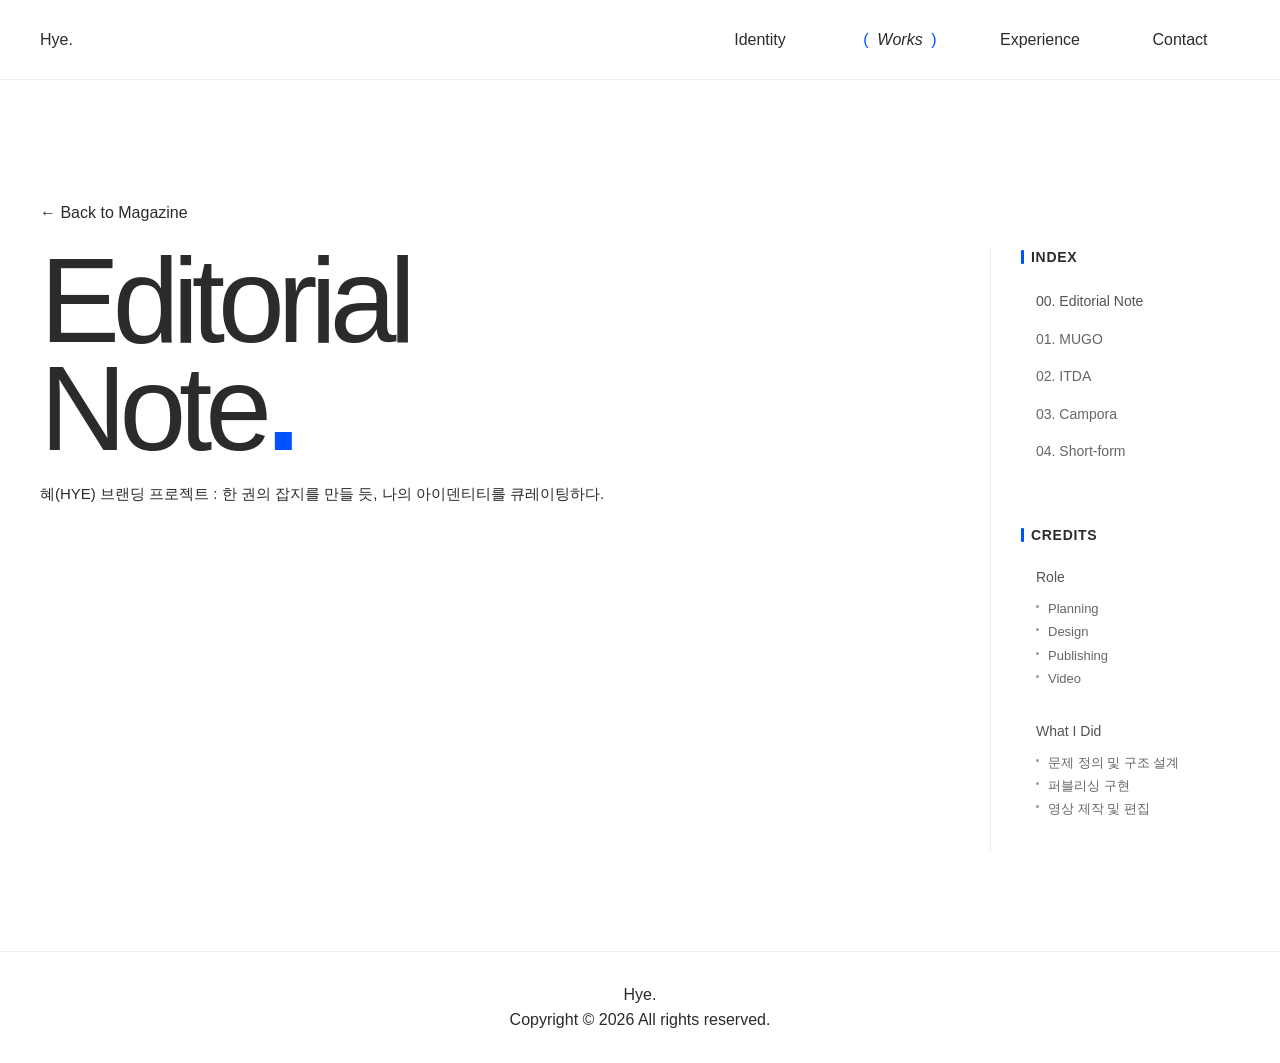
<file: works/editorial-note.html>
<!DOCTYPE html>
<html lang="ko">
<head>
    <meta charset="UTF-8">
    <meta name="viewport" content="width=device-width, initial-scale=1.0">
    <title>Hye : PORTFOLIO</title>
    <link rel="stylesheet" href="../assets/css/reset.css">
    <link rel="stylesheet" href="../assets/css/common.css">
    <link rel="stylesheet" href="../assets/css/works-common.css">
    <link rel="stylesheet" href="../assets/css/works-detail.css">
</head>
<body class="work-detail mugo">
    <!-- 헤더 -->
    <header id="main-header"></header>

    <main class="work-container">
        
        <nav class="work-nav">
            <a href="../index.html#editorial-note" class="back-link">← Back to Magazine</a>
        </nav>

        <div class="work-layout">
            
            <aside class="work-sidebar">
                <nav class="side-index">
                    <h4 class="side-title">Index</h4>
                    <ul>
                        <li><a href="./editorial-note.html" class="active">00. Editorial Note</a></li>
                        <li><a href="./mugo-app.html">01. MUGO</a></li>
                        <li><a href="./itda-landing.html">02. ITDA</a></li>
                        <li><a href="./campora-web.html">03. Campora</a></li>
                        <li><a href="./short-form.html">04. Short-form</a></li>
                    </ul>
                </nav>

                <div class="side-credits">
                    <h4 class="side-title">Credits</h4>
                    <dl>
                        <dt>Role</dt>
                        <dd>Planning</dd>
                        <dd>Design</dd>
                        <dd>Publishing</dd>
                        <dd>Video</dd>
                    </dl>
                    <dl>
                        <dt>What I Did</dt>
                        <dd>문제 정의 및 구조 설계</dd>
                        <dd>퍼블리싱 구현</dd>
                        <dd>영상 제작 및 편집</dd>
                    </dl>
                </div>
            </aside>

            <section class="work-content">
                <header class="content-header">
                    <h2 class="work-main-title">Editorial<br>Note<span>.</span></h2>
                    <p class="work-sub-title">혜(HYE) 브랜딩 프로젝트 : 한 권의 잡지를 만들 듯, 나의 아이덴티티를 큐레이팅하다.</p>
                </header>

                <article class="project-sections">

                </article>
            </section>

        </div>
    </main>

    <footer id="main-footer"></footer>

    <script src="../assets/script/include.js"></script>
</body>
</html>
</file>
<file: assets/css/common.css>
/* common 사이트 전체에서 반복되는 헤더와 중앙 정렬 컨테이너 설정 */

:root {
    --header-height: 80px; 
}
:root {
    --primary-color: #0052FF; 
}

body {
    padding-top: var(--header-height);
    font-family: 'Pretendard', sans-serif;
    color: #2B2B2B;
    line-height: 1.6;
}

/* 중앙 정렬 바구니 */
.container {
    max-width: 1200px;
    margin: 0 auto;
    /* padding: 0 40px; */
}

/* 헤더 설정 */
.header {
    width: 100%;
    height: var(--header-height);
    position: fixed; /* 상단 고정 */
    top: 0;
    left: 0;
    z-index: 1000;
    background-color: #fff;
    border-bottom: 1px solid #eee;
}
.header .container {
    height: 100%;
}

.nav-wrapper {
    display: flex;
    justify-content: space-between;
    align-items: center;
    height: 100%;
}

.nav-menu {
    display: flex;
    gap: 20px;
}

.nav-menu li {
    /* 메뉴 전체 너비 고정 (글자 수와 무관하게 간격 유지) */
    min-width: 120px; 
    display: flex;
    justify-content: center;
    text-align: center;
}

.nav-menu li a {
    position: relative;
    display: inline-block;
    text-decoration: none;
    color: #2B2B2B;
    font-weight: 400; /* 기본 두께 */
    font-size: 16px;
    transition: color 0.3s ease;
    
    /* 괄호가 움직일 수 있는 내부 여백 확보 */
    padding: 0 12px; 
}

/* 괄호 공통 설정 */
.nav-menu li a::before,
.nav-menu li a::after {
    position: absolute;
    top: 50%;
    opacity: 0;
    font-style: normal;
    font-weight: 500;
    color: var(--primary-color, blue);
    /* 베지어 곡선을 활용한 쫀득한 애니메이션 */
    transition: opacity 0.2s ease, transform 0.25s cubic-bezier(0.175, 0.885, 0.32, 1.275);
}

/* 괄호 초기 위치 (약간 바깥에서 대기) */
.nav-menu li a::before {
    content: "(";
    left: -5px; 
    transform: translateY(-50%);
}

.nav-menu li a::after {
    content: ")";
    right: -5px; 
    transform: translateY(-50%);
}

/* Active 상태: 이탤릭체로 변하면서 두께 조절 */
.nav-menu li a.active {
    font-style: italic;
    font-weight: 300; /* 요구하신 대로 가늘게 조정 */
}

/* Hover & Active 시 괄호 등장 (글자 쪽으로 찰싹!) */
.nav-menu li a:hover::before,
.nav-menu li a.active::before {
    opacity: 1;
    /* 왼쪽에서 오른쪽으로 3px 이동하며 글자에 밀착 */
    transform: translateY(-50%) translateX(3px); 
}

.nav-menu li a:hover::after,
.nav-menu li a.active::after {
    opacity: 1;
    /* 오른쪽에서 왼쪽으로 -3px 이동하며 글자에 밀착 */
    transform: translateY(-50%) translateX(-3px);
}




/* 섹션 타이틀 공통 스타일 */
.section-title {
    font-family: 'Pretendard', sans-serif;
    font-size: 120px;
    font-weight: 300;       /* Light */
    line-height: 1.1;
    letter-spacing: -0.06em; /* 자간 */
    margin-bottom: 20px;
    color: #2B2B2B; 
}

/* 마침표 */
.section-title .point {
    font-weight: 800;       /* ExtraBold */
    color: var(--primary-color);
    margin-left: 4px;
}

/* 📱 모바일 */
@media (max-width: 768px) {
    .section-title {
        font-size: 60px;    /* 모바일에서는 절반 정도*/
        margin-bottom: 30px;
    }
}


/* footer */
.footer{
    display: flex;
    justify-content: center;
    align-items: center;
    border-top: 1px solid #eee;
}
.footer-box{
    margin: 30px 0;
    text-align: center;
}

/* 등장 인터랙션 */
.reveal {
    opacity: 0;
    transform: translateY(30px);
    transition: all 0.8s ease-out;
  }
  .reveal.active {
    opacity: 1;
    transform: translateY(0);
  }
</file>
<file: assets/css/works-common.css>
/* [1] 상세페이지 전체 컨테이너 (1200px 중앙 정렬) */
.work-container {
    max-width: 1200px;
    margin: 0 auto;
    padding: 100px 0; 
}

.work-nav a{
    padding: 20px 0;
    display: block;
}

/* [2] 본문과 사이드바를 감싸는 레이아웃 박스 */
.work-layout {
    display: flex;
    flex-direction: row-reverse; 
    justify-content: space-between;
    align-items: flex-start; /* 사이드바가 본문 길이에 상관없이 상단 고정되게 */
    gap: 80px; 
}

/* [3] 사이드바 영역 (Index & Credits) */
.work-sidebar {
    width: 250px;
    flex-shrink: 0; 
    position: sticky;
    top: 140px; /* 헤더 높이를 고려해 상단에서 멈추는 위치 (헤더가 80px라면 +40px 여유) */
    max-height: calc(100vh - 160px); 
    overflow-y: auto;
    padding-left: 30px;
    border-left: 1px solid #eee;
}

.side-title {
    position: relative;
    font-size: 14px;
    padding-left: 10px;
    font-weight: 600;
    color: #2B2B2B;
    margin-bottom: 20px;
    text-transform: uppercase; /* 소문자로 써도 대문자로 표시 */
    letter-spacing: 0.05em;
}
.side-title::before {
    content: "";
    position: absolute;
    left: 0;
    top: 50%;
    transform: translateY(-50%); /* 세로 중앙 정렬 */
    width: 3px;          /* 선 두께 */
    height: 14px;        /* 선 높이 (글자 크기와 맞추거나 살짝 작게) */
    background-color: var(--primary-color);
    border-radius: 1px;  /* 선 끝을 아주 살짝 둥글게 (선택사항) */
}

/* 서브 네비게이션(index) */
.side-index {
    margin-bottom: 60px; /* Credits 영역과의 간격 */
}
.side-index ul {
    padding-left: 15px; /* 10~20px 사이 지혜 님 취향대로 조절 */
}
.side-index ul li {
    margin-bottom: 12px;
}
.side-index ul li a {
    font-size: 14px;
    font-weight: 300;
    color: #666; 
    transition: color 0.3s;
}
.side-index ul li a.active {
    color: #535353; /* 활성화 시 진하게 */
    font-weight: 500;
}
.side-index ul li a:hover{
    color: var(--primary-color); 
    font-weight: 500;
}

/* 크레딧 (Credits) */
.side-credits dl {
    padding-left: 15px;
    margin-bottom: 30px;
}
.side-credits dt {
    font-size: 14px;
    font-weight: 500;
    color: #535353;
    margin-bottom: 8px;
}
.side-credits dd {
    font-size: 13px;
    font-weight: 300;
    line-height: 1.8;
    color: #666;
    position: relative; /* 불릿 위치 조절을 위한 기준 */
    padding-left: 12px; /* 불릿이 들어갈 공간 확보 */
}
.side-credits dd::before {
    content: ""; /* 빈 컨텐츠 */
    position: absolute;
    left: 0;
    top: 8px; /* 텍스트 높이에 맞춰 조정 */
    width: 3px;
    height: 3px;
    background-color: #999; /* 불릿 색상 */
    border-radius: 50%; /* 동그랗게 */
}
.side-credits dd.no-bullet::before {
    display: none;
}
.side-credits dd.no-bullet {
    padding-left: 0; /* 불릿 공간 삭제 */
    color: #999;
    line-height: 3;
}



/* [4] 메인 컨텐츠 영역 */
.work-content {
    flex-grow: 1;
    min-width: 0;
}


/* [1] 상세페이지 메인 타이틀 */
.work-main-title {
    font-size: 120px;
    font-weight: 300;
    line-height: 0.9;
    letter-spacing: -0.06em;
    margin-bottom: 20px;
    color: #2B2B2B;
}

.work-main-title span {
    color: var(--primary-color); 
    margin-left: 2px;
    font-weight: 800;
}

/* [2] 상단 서브 설명 텍스트 */
.work-sub-title {
    font-size: 15px;
    font-weight: 300;
    line-height: 1.6;
    color: #2B2B2B; 
    max-width: 600px; 
    margin-bottom: 60px;
}

/* article 프로젝트본문 */
.project-sections{
    margin: 100px 0;
}



@media (max-width: 768px) {
    .work-layout {
        flex-direction: column; /* 세로로 쌓기 */
    }
    .work-sidebar {
        width: 100%;
        position: static; /* 스크롤 따라오기 해제 */
        border-left: none;
        padding-left: 0;
    }
    .work-main-title {
        font-size: 60px; /* 타이틀 크기만 줄이기 */
    }
}
</file>
<file: assets/css/works-detail.css>
/* 섹션 간 큼직한 간격 */
.work-content section {
    margin-bottom: 140px;
}

/* 이미지 기본 설정 */
.work-content .detail-image img,
.work-content .intro-visual img {
    width: 100%;
    height: auto;
    display: block;
    object-fit: cover;
}

/* = [1-1] 프로젝트 인트로 (Overview + PSR Grid) = */
.work-content .project-intro .intro-main {
    display: flex;
    align-items: flex-start;
    gap: 80px;
    margin-bottom: 80px;
}

.work-content .project-intro .intro-text {
    flex: 1;
}

.work-content .project-intro .intro-text h3 {
    font-size: 32px;
    font-weight: 500;
    letter-spacing: -0.02em;
    margin-bottom: 24px;
}
.work-content .project-intro .intro-text p {
    font-size: 15px;
}

.work-content .project-intro .intro-visual {
    flex: 1.2;
}

/* PSR 3열 그리드 */
.work-content .project-intro .intro-grid {
    display: flex;
    gap: 40px;
    border-bottom: 1px solid #eee;
    padding: 40px 0 80px;
}

.work-content .project-intro .grid-column {
    flex: 1;
}

.work-content .project-intro .grid-column h4 {
    font-size: 18px;
    font-weight: 500;
    margin-bottom: 12px;
}
.work-content .project-intro .grid-column p{
    font-size: 15px;
}


.work-content .project-detail.split-layout {
    display: flex;
    align-items: center;
    gap: 100px;
}


.work-content .project-detail .detail-content {
    flex: 1;
    display: flex;
    flex-direction: column; /* 세로로 쌓이게 */
    justify-content: center; /* (선택) 이미지 높이에 맞춰 중앙 정렬하고 싶을 때 */
    gap: 20px;
    align-items: flex-start;
}

/* 좌우 반전용 클래스 */
.work-content .project-detail.split-layout.reverse {
    align-items: flex-end;
    flex-direction: row-reverse;
    justify-content: flex-end;
}
.work-content .project-detail.split-layout.reverse .detail-content {
    text-align: right;
    align-items: flex-end;
}
.work-content .project-detail.split-layout.reverse .detail-content h3 {
    justify-content: flex-end; 
}ㄴ

/* 숫자(span)와 제목(h3) 한 줄 배치 디자인 */
.work-content .project-detail .detail-content h3 {
    font-size: 28px;
    font-weight: 500;
    letter-spacing: -0.02em;
    /* margin-bottom: 15px; */
    display: flex;
    align-items: baseline; /* 텍스트 하단 정렬 */
}
.work-content .project-detail .detail-content p{
    font-size: 15px;
    /* margin-bottom: 20px; */
}

.work-content .project-detail .detail-content .step-num {
    font-size: 20px;
    font-weight: 300;
    margin-right: 12px;
    color: #999;
}

/* 버튼 스타일 (PDF, Visit Site) */
.work-content a[class^="btn-"] {
    display: inline-flex;
    align-items: center;
    padding: 12px 25px;
    border: 1px solid #2B2B2B;
    font-size: 14px;
    position: relative;
    overflow: hidden;
    z-index: 1;
    transition: color 0.4s ease;
}

.work-content a[class^="btn-"]::before {
    content: '';
    position: absolute;
    top: 0;
    left: -100%; /* 살짝 더 여유있게 밖으로 */
    width: 100%;
    height: 100%;
    background-color: #f0f0f0; /* 메인과 동일한 채워질 배경색 */
    transition: left 0.4s cubic-bezier(0.7, 0, 0.3, 1);
    z-index: -1;
}

.work-content a[class^="btn-"] .work-arrow {
    display: inline-block;
    margin-left: 10px;
    transition: transform 0.3s ease;
}
.work-content a[class^="btn-"]:hover .work-arrow {
    animation: slide-right 1s infinite ease-in-out; 
}
@keyframes slide-right {
    0% {
        transform: translateX(0);
        opacity: 1;
    }
    50% {
        transform: translateX(8px);
        opacity: 0.7; 
    }
    100% {
        transform: translateX(0);
        opacity: 1;
    }
}

/* 호버 시 배경 채우기 */
.work-content a[class^="btn-"]:hover::before {
    left: 0;
}



/* 숏폼 섹션 */
.work-content .shortform-list .project-detail .btn-group {
    display: flex;
    gap: 12px; /* 버튼 사이 간격 */
    /* margin-top: 30px; */
}

.work-content .shortform-list .project-detail .step-num {
    display: block; /* 확실하게 한 줄 차지 */
    font-size: 50px;
    font-weight: 300; /* 얇게 해서 세련미 추가 */
    line-height: 1;
    margin-bottom: 10px;
    color: #2B2B2B;
}
.work-content .shortform-list .project-detail h3 {
    font-size: 20px;
    font-weight: 500;
    /* margin-bottom: 15px; */
    display: block; 
}
.work-content .shortform-list .project-detail p {
    font-size: 16px;
    line-height: 1.6;
    color: #666;
    max-width: 400px; 
}
</file>
